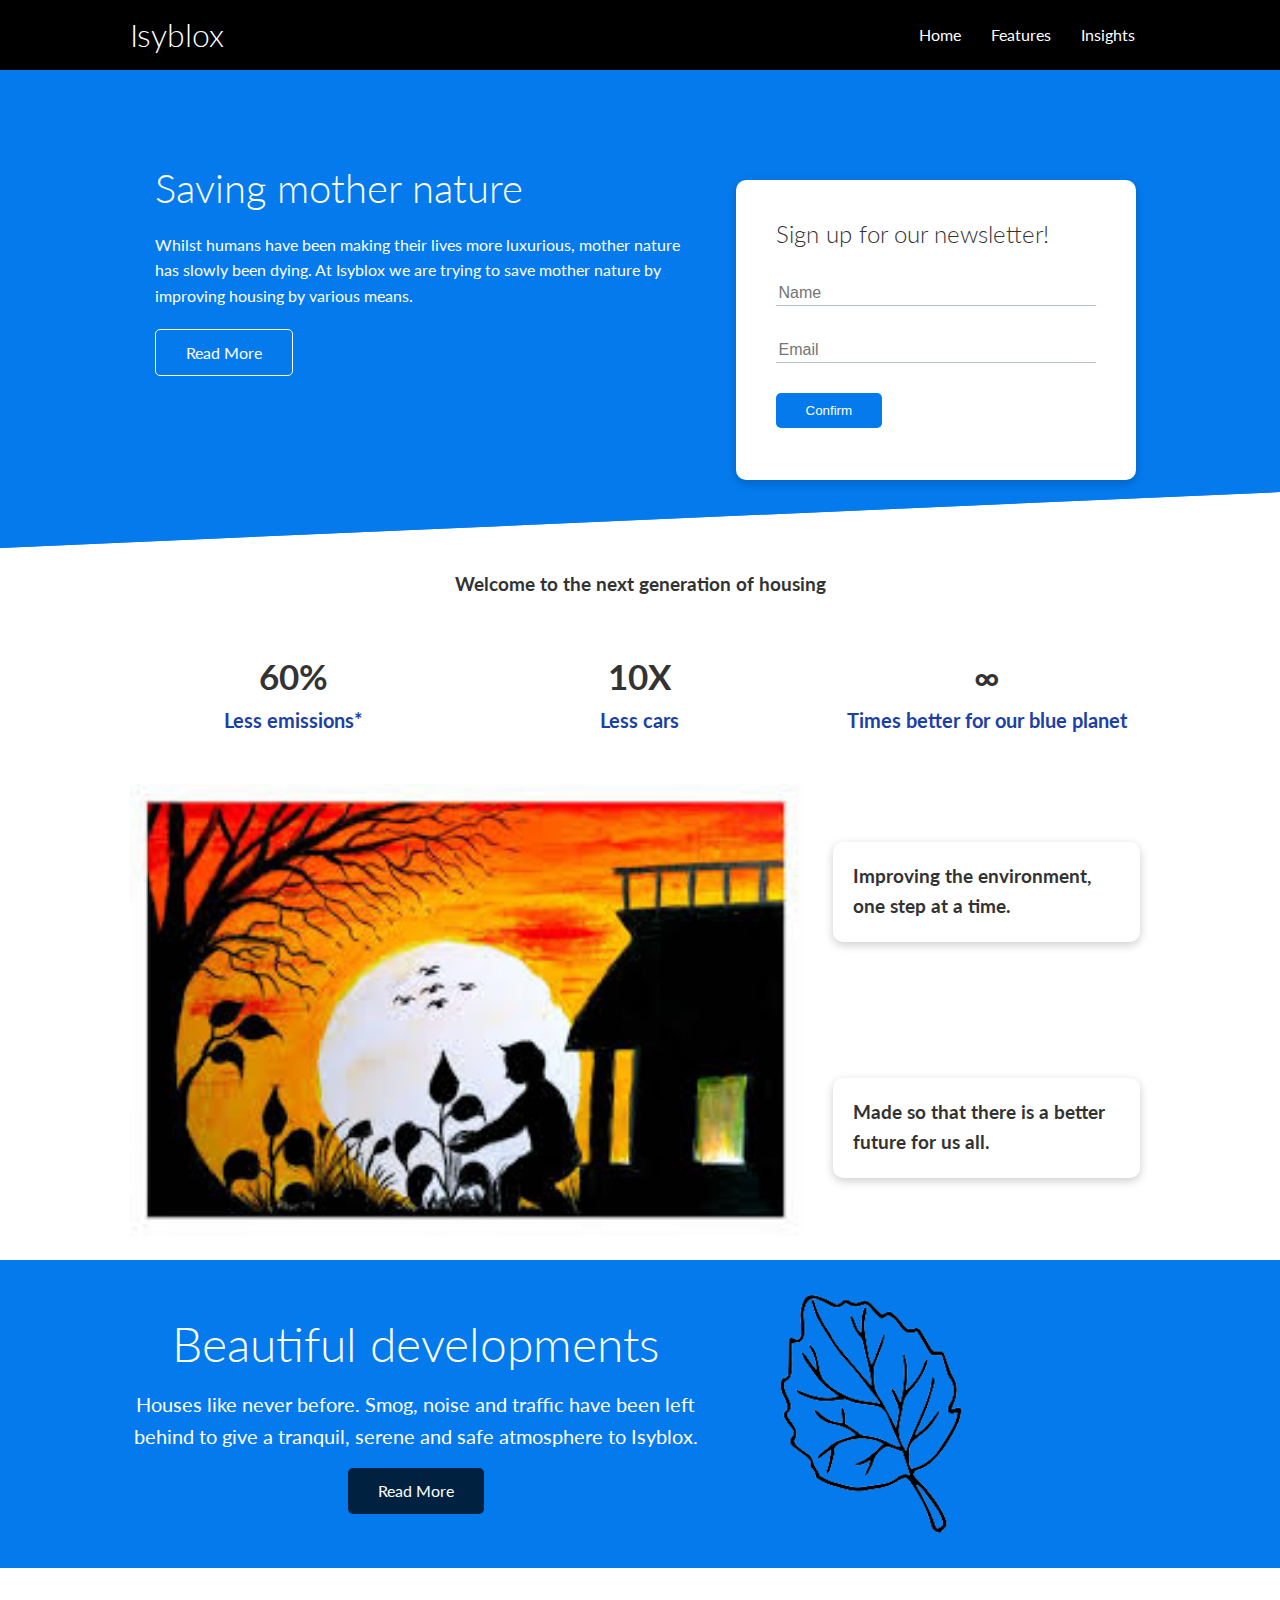
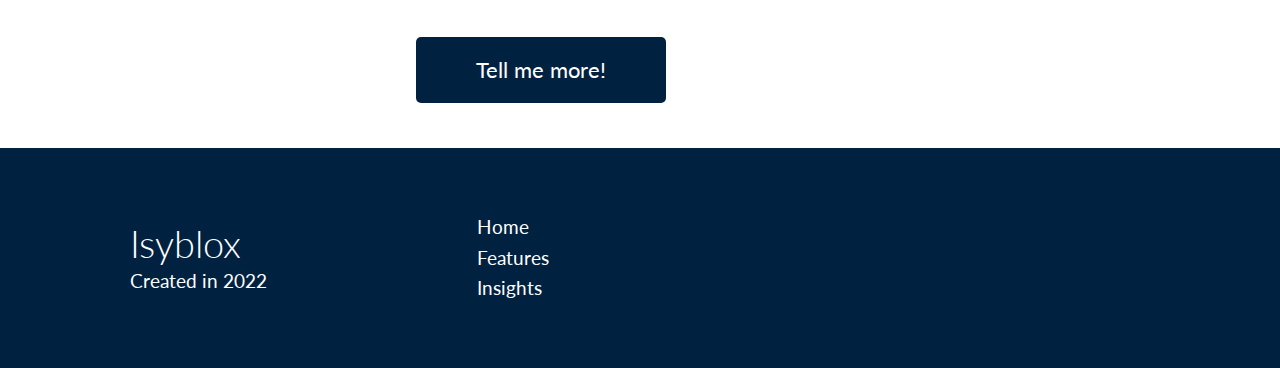
<file: index.html>
<!DOCTYPE html>
<html lang="en">
<head>
    <meta charset="UTF-8">
    <meta name="viewport" content="width=device-width, initial-scale=1.0">
    <link rel="stylesheet" href="https://cdnjs.cloudflare.com/ajax/libs/font-awesome/5.15.1/css/all.min.css" integrity="sha512-+4zCK9k+qNFUR5X+cKL9EIR+ZOhtIloNl9GIKS57V1MyNsYpYcUrUeQc9vNfzsWfV28IaLL3i96P9sdNyeRssA==" crossorigin="anonymous" />
    <link rel="stylesheet" href="css/utilities.css">
    <link rel="stylesheet" href="css/style.css">
    <title>Isyblox | Everyone can help the environment</title>
    <script async src="https://pagead2.googlesyndication.com/pagead/js/adsbygoogle.js?client=ca-pub-3365155366780180"
     crossorigin="anonymous"></script>
</head>
<body>
    <!-- Navbar -->
    <div class="navbar">
        <div class="container flex">
            <h1 class="logo">Isyblox</h1>
            <nav>
                <ul>
                    <li><a href="index.html">Home</a></li>
                    <li><a href="features.html">Features</a></li>
                    <li><a href="docs.html">Insights</a></li>
                </ul>
            </nav>
        </div>
    </div>
    
    <!-- Showcase -->
    <section class="showcase">
        <div class="container grid">
            <div class="showcase-text">
                <h1>Saving mother nature</h1>
                <p>Whilst humans have been making their lives more luxurious, mother nature has slowly been dying. At Isyblox we are trying to save mother nature by improving housing by various means.</p>
                <a href="features.html" class="btn btn-outline">Read More</a>
            </div>

            <div class="showcase-form card">
                <h2>Sign up for our newsletter!</h2>
                <div>
                    <form action="connect.php" method="post" id="mc-embedded-subscribe-form" name="mc-embedded-subscribe-form" class="validate" target="_blank" novalidate>
                        <div class="form-control">
                            <input type="text" name="name" placeholder="Name" required id="mce-FNAME">
                        </div>
                        <div class="form-control">
                            <input type="email" name="email" placeholder="Email" required id="mce-EMAIL">
                        </div>
                        <input type="submit" value="Confirm" class="btn btn-primary button"  id="mc-embedded-subscribe">
                    </form>
                </div>
            </div>
        </div>
    </section>

    <!-- Stats -->
    <section class="stats">
        <div class="container">
            <h3 class="stats-heading text-center my-1">
                Welcome to the next generation of housing
            </h3>

            <div class="grid grid-3 text-center my-4">
                <div>
                    <h3>60%</h3>
                    <p class="text-secondary">Less emissions*</p>
                </div>
                <div>
                    <h3>10X</h3>
                    <p class="text-secondary">Less cars</p>
                </div>
                <div>
                    <h3>∞</h3>
                    <p class="text-secondary"> Times better for our blue planet</p>
                </div>
            </div>
        </div>
    </section>

    <!-- Cli -->
    <section class="cli">
        <div class="container grid">
            <img src="images/Houses.jfif" alt="" id="small">
            <div class="card">
                <h3>Improving the environment, one step at a time.</h3>
            </div>
            <div class="card">
                <h3>Made so that there is a better future for us all.</h3>
            </div>
        </div>
    </section>

    <!-- Cloud -->
    <section class="cloud bg-primary my-2 py-2">
        <div class="container grid">
            <div class="text-center">
                <h2 class="lg">Beautiful developments</h2>
                <p class="lead my-1">Houses like never before. Smog, noise and traffic have been left behind to give a tranquil, serene and safe atmosphere to Isyblox.</p>
                <a href="features.html" class="btn btn-dark">Read More</a>
            </div>
            <img src="images/Leaf.png" alt="" id = "r"class="small">
        </div>
    </section>

    <!--Custom -->
    <a href="docs.html" class="btn btn-dark long-button">Tell me more!</a>
    <!-- Footer -->
    <footer class="footer bg-dark py-5">
        <div class="container grid grid-3">
            <div>
                <h1>Isyblox
                </h1>
                <p>Created in 2022</p>
            </div>
            <nav>
                <ul>
                    <li><a href="index.html">Home</a></li>
                    <li><a href="features.html">Features</a></li>
                    <li><a href="docs.html">Insights</a></li>
                </ul>
            </nav>
            <div class="social">
                <a href="https://www.facebook.com/profile.php?id=100083217488739"><i class="fab fa-facebook fa-2x"></i></a>
                <a href="https://www.youtube.com/channel/UCTm2kUUfxSbEe9ad0skfYzg"><i class="fab fa-youtube fa-2x"></i></a>
                <a href="https://twitter.com/ISYblox"><i class="fab fa-twitter fa-2x"></i></a>
            </div>
        </div>
    </footer>
    <script src="Javascript/Main.js"></script>
</body>
</html>
</file>
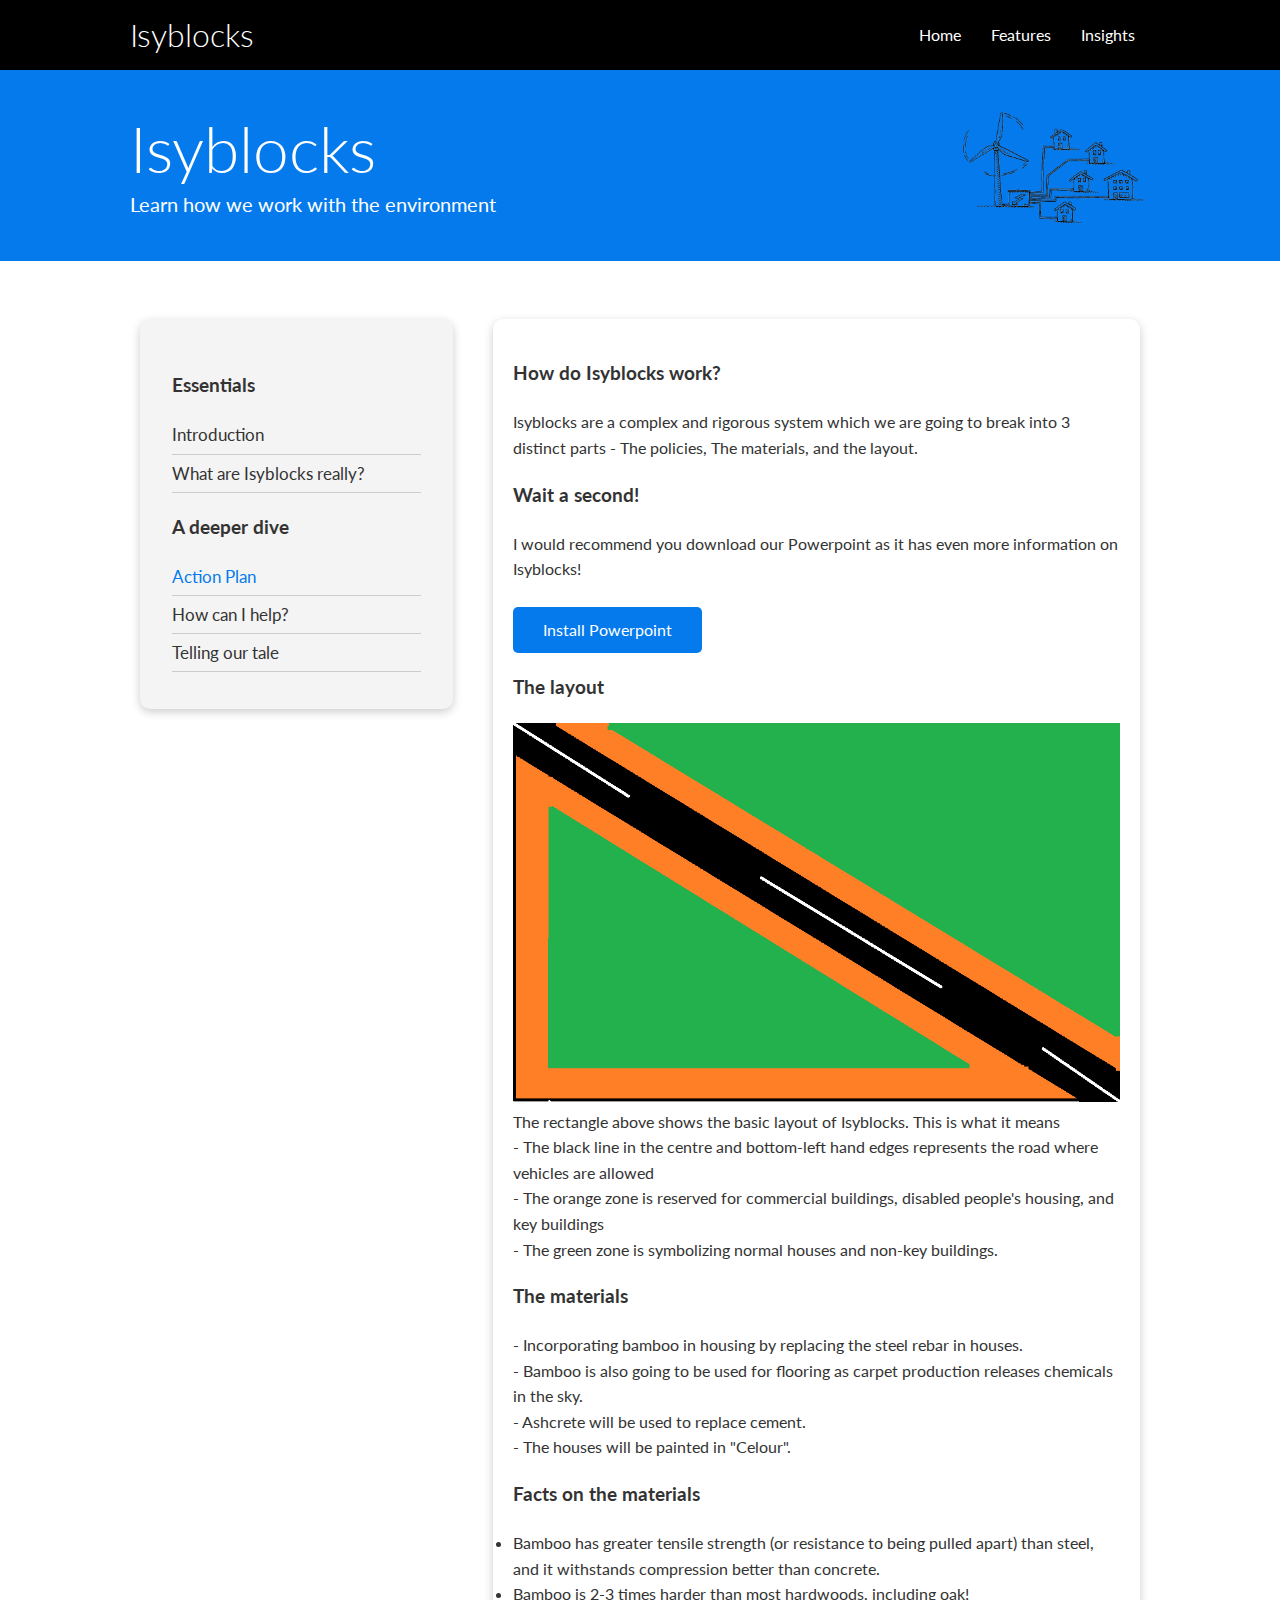
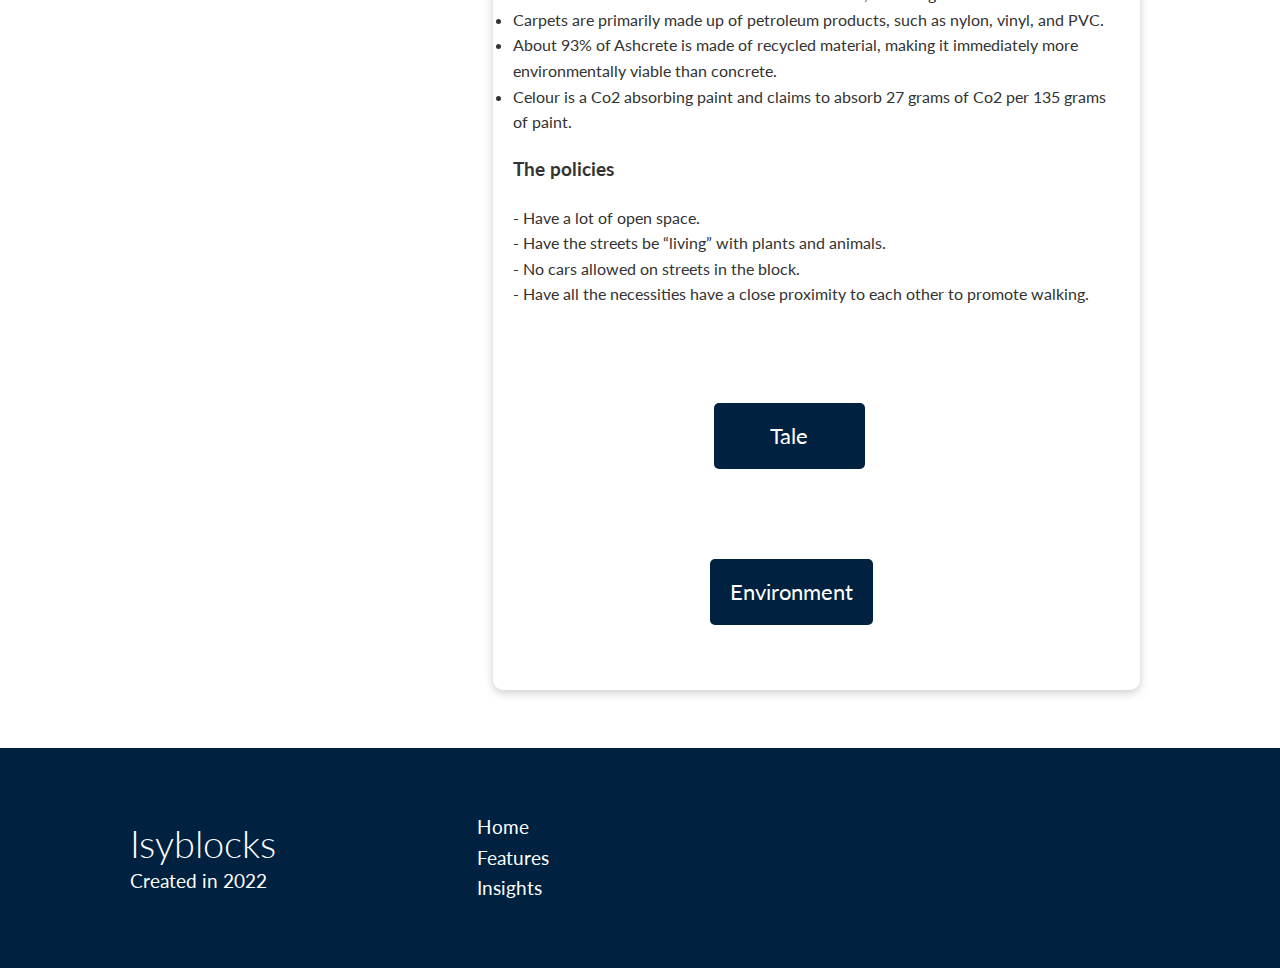
<file: ActionPlan.html>
<!DOCTYPE html>
<html lang="en">
<head>
    <meta charset="UTF-8">
    <meta name="viewport" content="width=device-width, initial-scale=1.0">
    <link rel="stylesheet" href="https://cdnjs.cloudflare.com/ajax/libs/font-awesome/5.15.1/css/all.min.css" integrity="sha512-+4zCK9k+qNFUR5X+cKL9EIR+ZOhtIloNl9GIKS57V1MyNsYpYcUrUeQc9vNfzsWfV28IaLL3i96P9sdNyeRssA==" crossorigin="anonymous" />
    <link rel="stylesheet" href="css/utilities.css">
    <link rel="stylesheet" href="css/style.css">
    <title>Isyblocks | Everyone can help the environment</title>
</head>
<body>
    <!-- Navbar -->
    <div class="navbar">
        <div class="container flex">
            <h1 class="logo">Isyblocks</h1>
            <nav>
                <ul>
                    <li><a href="index.html">Home</a></li>
                    <li><a href="features.html">Features</a></li>
                    <li><a href="docs.html">Insights</a></li>
                </ul>
            </nav>
        </div>
    </div>

    <!-- Head -->
    <section class="docs-head bg-primary py-3">
        <div class="container grid">
            <div>
                <h1 class="xl">Isyblocks</h1>
                <p class="lead">
                    Learn how we work with the environment
                </p>
            </div>
            <img src="images/Building.png" alt="">
        </div>
    </section>

    <!-- Docs main -->
    <section class="docs-main my-4">
        <div class="container grid">
            <div class="card bg-light p-3">
                <h3 class="my-2">Essentials</h3>
                <nav>
                    <ul>
                        <li><a href="docs.html">Introduction</a></li>
                        <li><a href="Questions.html">What are Isyblocks really?</a></li>
                    </ul>
                </nav>

                <h3 class="my-2">A deeper dive</h3>
                <nav>
                    <ul>
                            <li><a class="text-primary" href="ActionPlan.html">Action Plan</a></li>
							<li><a href="Help.html">How can I help?</a></li>
							<li><a href="Tale.html">Telling our tale</a></li>
                    </ul>
                </nav>
            </div>
            <div class="card">
                <h3>How do Isyblocks work?</h3>
                <p1>Isyblocks are a complex and rigorous system which we are going to break into 3 distinct parts - The policies, The materials, and the layout.</p1>
                <h3>Wait a second!</h3>
                <p1>I would recommend you download our Powerpoint as it has even more information on Isyblocks!  </p1>
                </br></br><a href="Other/isyBlocks.pptx" class="btn btn-primary">Install Powerpoint</a>

                <h3>The layout</h3>
                <img src="images/Layout.png" alt="well">

                <p1>The rectangle above shows the basic layout of Isyblocks. This is what it means <ul>
                    <li>- The black line in the centre and bottom-left hand edges represents the road where vehicles are allowed</li>
                    <li>- The orange zone is reserved for commercial buildings, disabled people's housing, and key buildings</li>
                    <li>- The green zone is symbolizing normal houses and non-key buildings.</li>
                </ul></p1>

                <h3>The materials</h3>
                <p1><ul>
                    <li>- Incorporating bamboo in housing by replacing the steel rebar in houses. </li>
                    <li>- Bamboo is also going to be used for flooring as carpet production releases chemicals in the sky.</li>
                    <li>- Ashcrete will be used to replace cement.</li>
                    <li>- The houses will be painted in "Celour".</li>
                </ul></p1>
                <h3>Facts on the materials</h3>
                <p1>
                    <li>Bamboo has greater tensile strength (or resistance to being pulled apart) than steel, and it withstands compression better than concrete.</li>
                    <li>Bamboo is 2-3 times harder than most hardwoods, including oak!</li>
                    <li>Carpets are primarily made up of petroleum products, such as nylon, vinyl, and PVC.</li>
                    <li>About 93% of Ashcrete is made of recycled material, making it immediately more environmentally viable than concrete.</li>
                    <li>Celour is a Co2 absorbing paint and claims to absorb 27 grams of Co2 per 135 grams of paint.</li>
                </p1>
                <h3>The policies</h3>
                <p1><ul>
                    <li>- Have a lot of open space.</li>
                    <li>- Have the streets be “living” with plants and animals.</li>
                    <li>- No cars allowed on streets in the block.</li>
                    <li>- Have all the necessities have a close proximity to each other to promote walking.</li>
                </ul></p1>
            </br></br><a href="Tale.html" class="btn btn-dark short-button">Tale</a>
                <a href="Help.html" class="btn btn-dark long-button">Environment</a>
            </div>
        </div>
    </section>
    
    <!-- Footer -->
    <footer class="footer bg-dark py-5">
        <div class="container grid grid-3">
            <div>
                <h1>Isyblocks
                </h1>
                <p>Created in 2022</p>
            </div>
            <nav>
                <ul>
                    <li><a href="index.html">Home</a></li>
                    <li><a href="features.html">Features</a></li>
                    <li><a href="docs.html">Insights</a></li>
                </ul>
            </nav>
            <div class="social">
                <a href="https://www.facebook.com/profile.php?id=100083217488739"><i class="fab fa-facebook fa-2x"></i></a>
                <a href="https://www.youtube.com/channel/UCTm2kUUfxSbEe9ad0skfYzg"><i class="fab fa-youtube fa-2x"></i></a>
                <a href="https://twitter.com/ISYblox"><i class="fab fa-twitter fa-2x"></i></a>
            </div>
        </div>
    </footer>
</body>
</html>
</file>
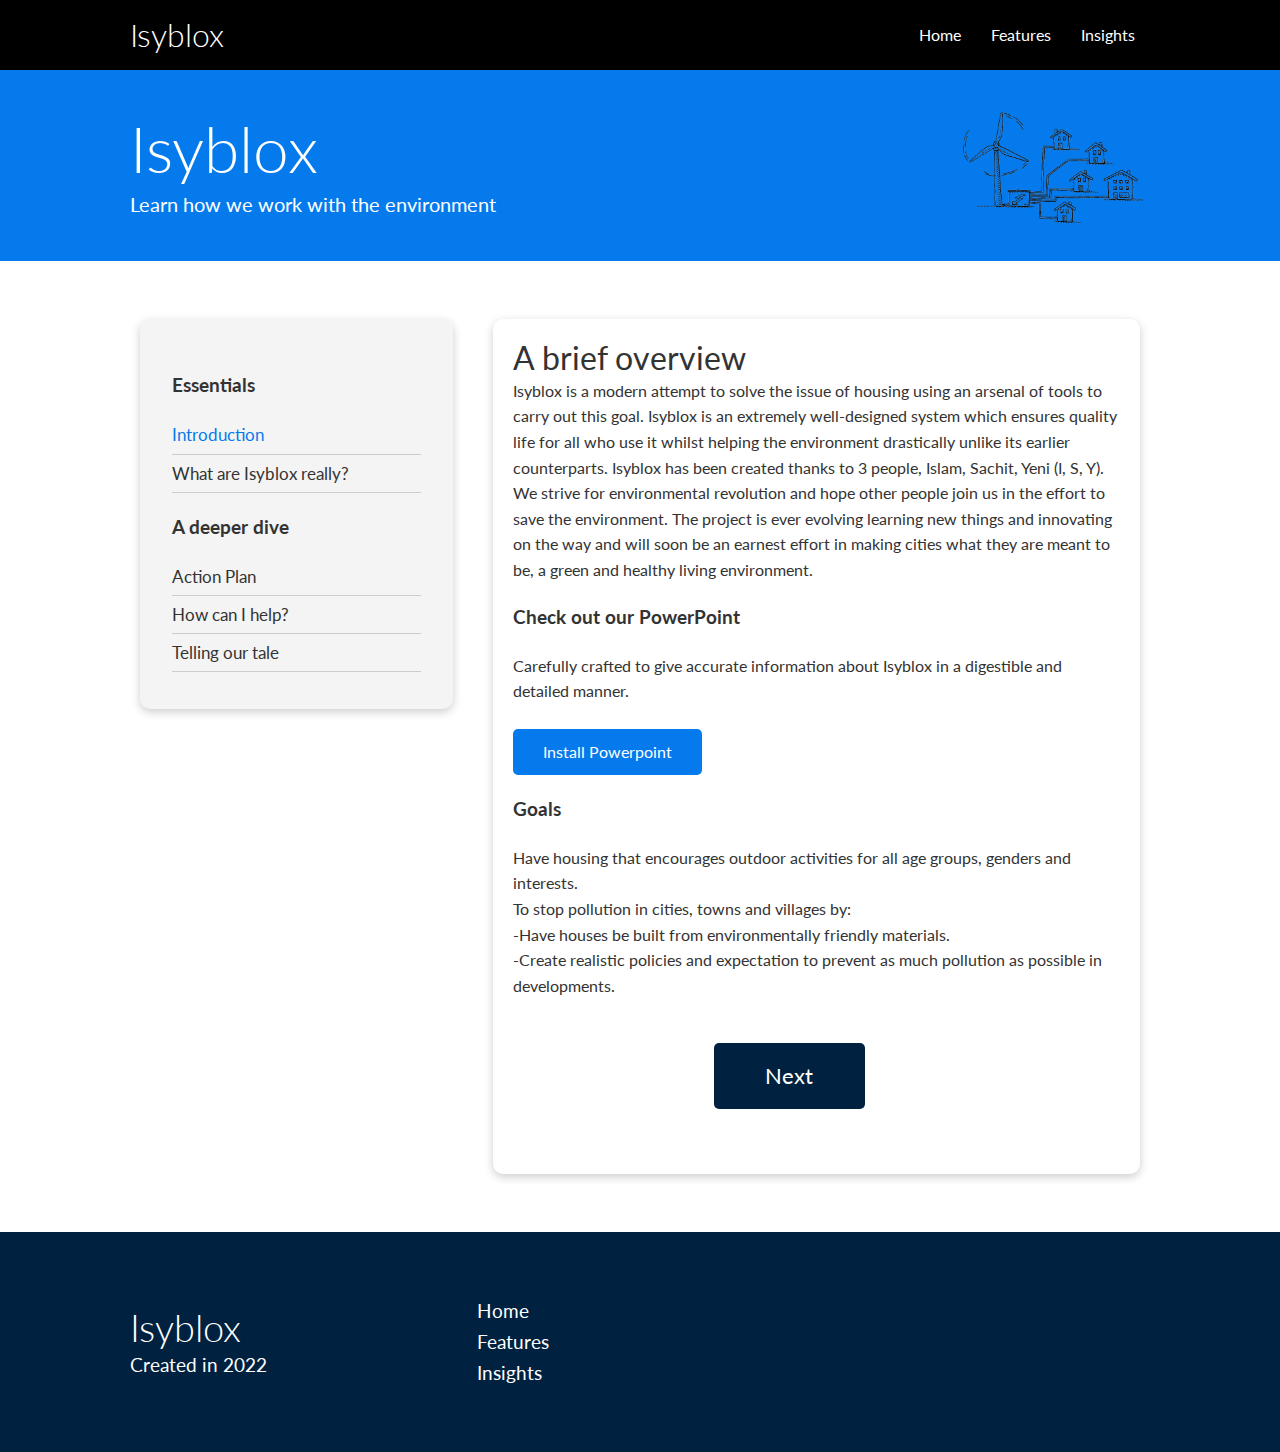
<file: docs.html>
<!DOCTYPE html>
<html lang="en">
<head>
    <meta charset="UTF-8">
    <meta name="viewport" content="width=device-width, initial-scale=1.0">
    <link rel="stylesheet" href="https://cdnjs.cloudflare.com/ajax/libs/font-awesome/5.15.1/css/all.min.css" integrity="sha512-+4zCK9k+qNFUR5X+cKL9EIR+ZOhtIloNl9GIKS57V1MyNsYpYcUrUeQc9vNfzsWfV28IaLL3i96P9sdNyeRssA==" crossorigin="anonymous" />
    <link rel="stylesheet" href="css/utilities.css">
    <link rel="stylesheet" href="css/style.css">
    <title>Isyblox | Everyone can help the environment</title>
    <script async src="https://pagead2.googlesyndication.com/pagead/js/adsbygoogle.js?client=ca-pub-3365155366780180"
     crossorigin="anonymous"></script>
</head>
<body>
    <!-- Navbar -->
    <div class="navbar">
        <div class="container flex">
            <h1 class="logo">Isyblox</h1>
            <nav>
                <ul>
                    <li><a href="index.html">Home</a></li>
                    <li><a href="features.html">Features</a></li>
                    <li><a href="docs.html">Insights</a></li>
                </ul>
            </nav>
        </div>
    </div>

    <!-- Head -->
    <section class="docs-head bg-primary py-3">
        <div class="container grid">
            <div>
                <h1 class="xl">Isyblox</h1>
                <p class="lead">
                    Learn how we work with the environment
                </p>
            </div>
            <img src="images/Building.png" alt="">
        </div>
    </section>

    <!-- Docs main -->
    <section class="docs-main my-4">
        <div class="container grid">
            <div class="card bg-light p-3">
                <h3 class="my-2">Essentials</h3>
                <nav>
                    <ul>
                        <li><a class="text-primary" href="docs.html">Introduction</a></li>
                        <li><a href="Questions.html">What are Isyblox really?</a></li>
                    </ul>
                </nav>

                <h3 class="my-2">A deeper dive</h3>
                <nav>
                    <ul>
                        <li><a href="ActionPlan.html">Action Plan</a></li>
							<li><a href="Help.html">How can I help?</a></li>
							<li><a href="Tale.html">Telling our tale</a></li>
                    </ul>
                </nav>
            </div>
            <div class="card">
                <h1><b>A brief overview</b></h1>
                <p1>Isyblox is a modern attempt to solve the issue of housing using an arsenal of tools to carry out this goal. Isyblox is an extremely well-designed system which ensures quality life for all who use it whilst helping the environment drastically unlike its earlier counterparts. Isyblox has been created thanks to 3 people, Islam, Sachit, Yeni (I, S, Y). We strive for environmental revolution and hope other people join us in the effort to save the environment. The project is ever evolving learning new things and innovating on the way and will soon be an earnest effort in making cities what they are meant to be, a green and healthy living environment. </p1>

                <h3>Check out our PowerPoint</h3>
                <p1>Carefully crafted to give accurate information about Isyblox in a digestible and detailed manner. </p1>
                <br><br>
                <a href="Other/isyBlocks.pptx" class="btn btn-primary">Install Powerpoint</a>

                <h3>Goals</h3>
                <ul>
                    <li>Have housing that encourages outdoor activities for all age groups, genders and interests. </li>
                    <li>To stop pollution in cities, towns and villages by:</li>
                    <li><ul>
                        <li> -Have houses be built from environmentally friendly materials.</li>
                        <li> -Create realistic policies and expectation to prevent as much pollution as possible in developments. </li>
                    </ul></li>
                </ul>
                <a href="Questions.html" class="btn btn-dark short-button">Next</a>

            </div>
        </div>
    </section>
    
    <!-- Footer -->
    <footer class="footer bg-dark py-5">
        <div class="container grid grid-3">
            <div>
                <h1>Isyblox
                </h1>
                <p>Created in 2022</p>
            </div>
            <nav>
                <ul>
                    <li><a href="index.html">Home</a></li>
                    <li><a href="features.html">Features</a></li>
                    <li><a href="docs.html">Insights</a></li>
                </ul>
            </nav>
            <div class="social">
                <a href="https://www.facebook.com/profile.php?id=100083217488739"><i class="fab fa-facebook fa-2x"></i></a>
                <a href="https://www.youtube.com/channel/UCTm2kUUfxSbEe9ad0skfYzg"><i class="fab fa-youtube fa-2x"></i></a>
                <a href="https://twitter.com/ISYblox"><i class="fab fa-twitter fa-2x"></i></a>
            </div>
        </div>
    </footer>
    <script src="Javascript/Main.js"></script>
</body>
</html>
</file>
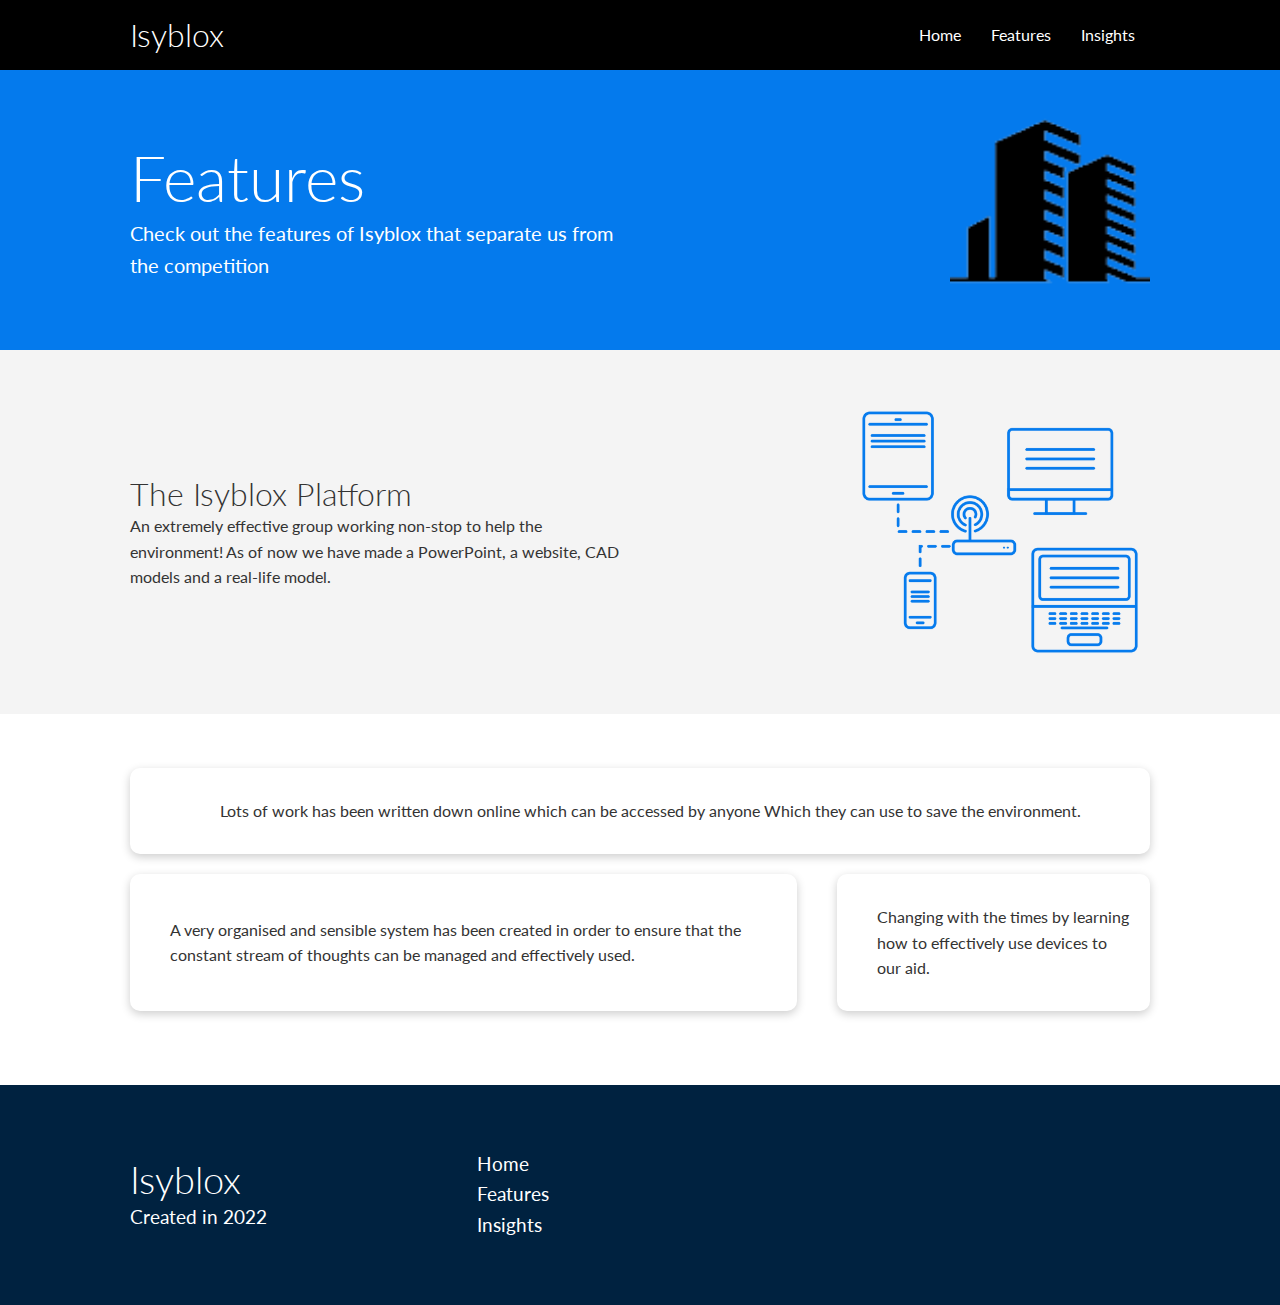
<file: features.html>
<!DOCTYPE html>
<html lang="en">
<head>
    <meta charset="UTF-8">
    <meta name="viewport" content="width=device-width, initial-scale=1.0">
    <link rel="stylesheet" href="https://cdnjs.cloudflare.com/ajax/libs/font-awesome/5.15.1/css/all.min.css" integrity="sha512-+4zCK9k+qNFUR5X+cKL9EIR+ZOhtIloNl9GIKS57V1MyNsYpYcUrUeQc9vNfzsWfV28IaLL3i96P9sdNyeRssA==" crossorigin="anonymous" />
    <link rel="stylesheet" href="css/utilities.css">
    <link rel="stylesheet" href="css/style.css">
    <title>Isyblox | Everyone can help the environment</title>
    <script async src="https://pagead2.googlesyndication.com/pagead/js/adsbygoogle.js?client=ca-pub-3365155366780180"
     crossorigin="anonymous"></script>
</head>
<body>
    <!-- Navbar -->
    <div class="navbar">
        <div class="container flex">
            <h1 class="logo">Isyblox</h1>
            <nav>
                <ul>
                    <li><a href="index.html">Home</a></li>
                    <li><a href="features.html">Features</a></li>
                    <li><a href="docs.html">Insights</a></li>
                </ul>
            </nav>
        </div>
    </div>

    <!-- Head -->
    <section class="features-head bg-primary py-3">
        <div class="container grid">
            <div>
                <h1 class="xl">Features</h1>
                <p class="lead">
                    Check out the features of Isyblox that separate us from the
						competition
                </p>
            </div>
            <img src="images/Building2.png" alt="">
        </div>
    </section>

    <!-- Sub head -->
    <section class="features-sub-head bg-light py-3">
        <div class="container grid">
            <div>
                <h1 class="md">The Isyblox Platform</h1>
                <p>
                    An extremely effective group working non-stop to help the environment! As of now we have made a PowerPoint, a website, CAD models and a real-life model.
                </p>
            </div>
            <img src="images/server2.png" alt="">
        </div>
    </section>

    <section class="features-main my-2">
        <div class="container grid grid-3">
            <div class="card flex">
                <i class="fas fa-server fa-3x"></i>
                <p>Lots of work has been written down online which can be accessed by anyone Which they can use to save the environment.</p>
            </div>
            <div class="card flex">
                <i class="fas fa-network-wired fa-3x"></i>
                <p>
                    A very organised and sensible system has been created in order to ensure that the constant stream of thoughts can be managed and effectively used.
                </p>
            </div>
            <div class="card flex">
                <i class="fas fa-laptop-code fa-3x"></i>
                <p>
                    Changing with the times by learning how to effectively use devices to our aid.
                </p>
            </div>
           
           
            <script async src="https://pagead2.googlesyndication.com/pagead/js/adsbygoogle.js?client=ca-pub-3365155366780180"
            crossorigin="anonymous"></script>
            <ins class="adsbygoogle"
            style="display:block"
            data-ad-format="fluid"
            data-ad-layout-key="-gw-3+1f-3d+2z"
            data-ad-client="ca-pub-3365155366780180"
            data-ad-slot="8983834658"></ins>
            <script>
            (adsbygoogle = window.adsbygoogle || []).push({});
</script>
        </div>
    </section>

    <!-- Footer -->
    <footer class="footer bg-dark py-5">
        <div class="container grid grid-3">
            <div>
                <h1>Isyblox
                </h1>
                <p>Created in 2022</p>
            </div>
            <nav>
                <ul>
                    <li><a href="index.html">Home</a></li>
                    <li><a href="features.html">Features</a></li>
                    <li><a href="docs.html">Insights</a></li>
                </ul>
            </nav>
            <div class="social">
                <a href="https://www.facebook.com/profile.php?id=100083217488739"><i class="fab fa-facebook fa-2x"></i></a>
                <a href="https://www.youtube.com/channel/UCTm2kUUfxSbEe9ad0skfYzg"><i class="fab fa-youtube fa-2x"></i></a>
                <a href="https://twitter.com/ISYblox"><i class="fab fa-twitter fa-2x"></i></a>
            </div>
        </div>
    </footer>
</body>
</html>
</file>
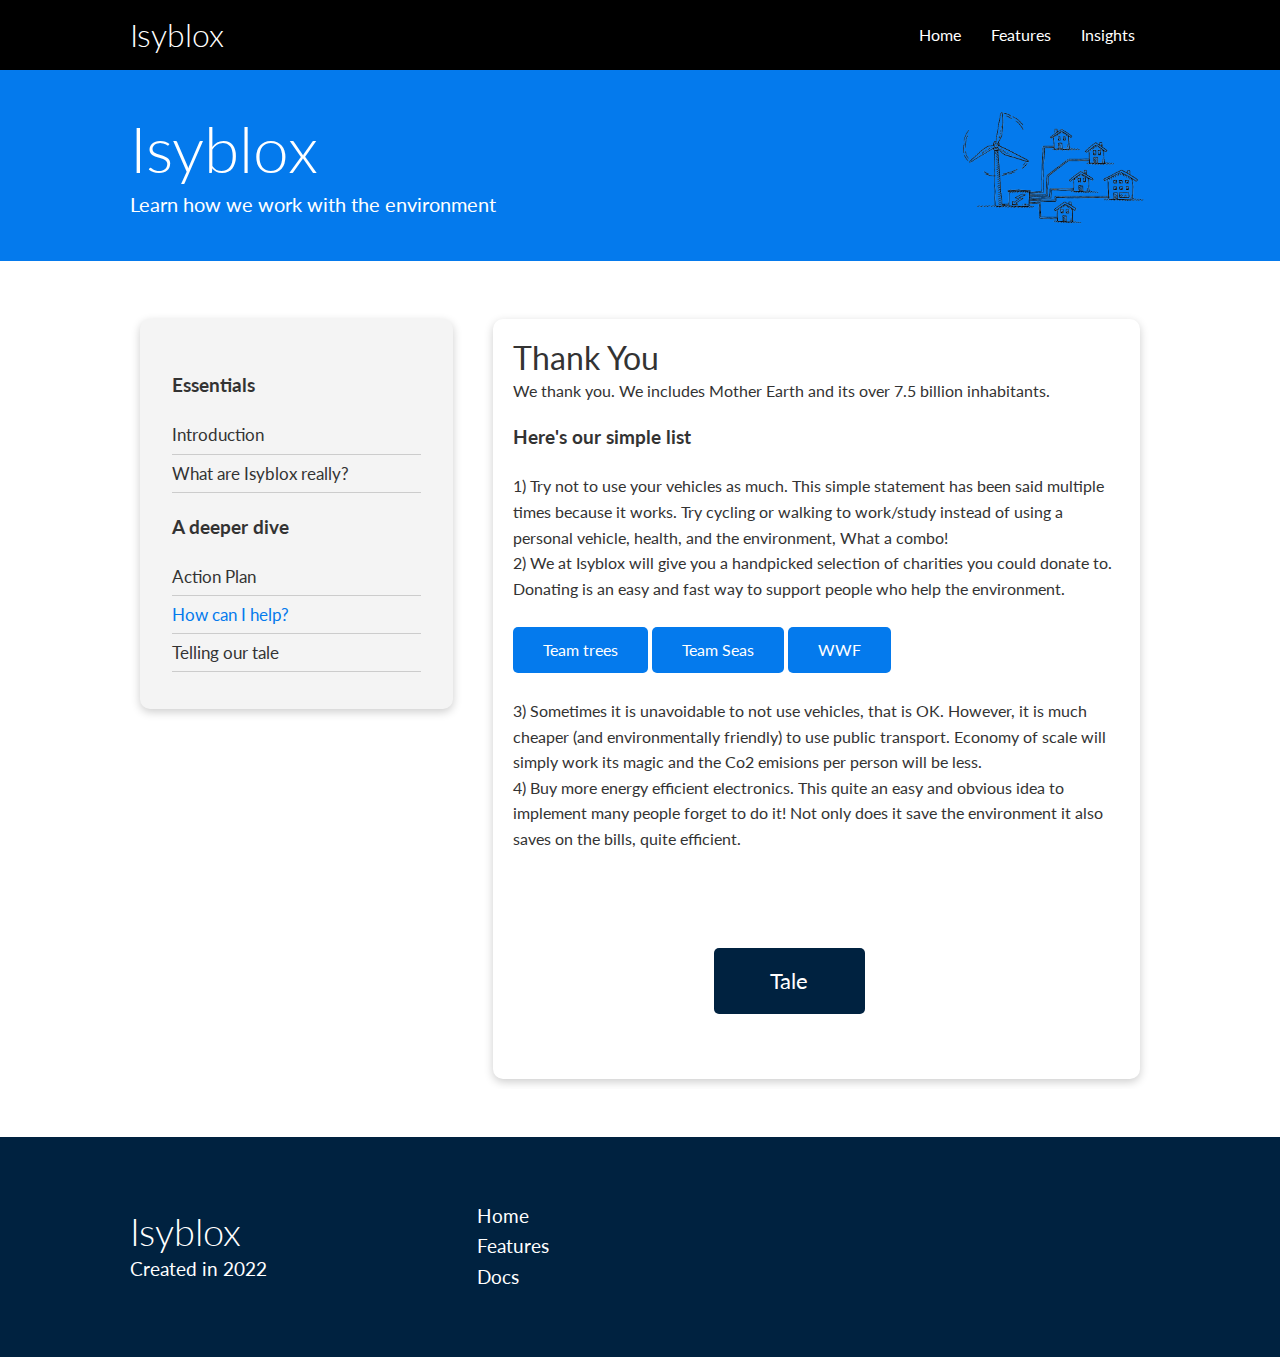
<file: Help.html>
<!DOCTYPE html>
<html lang="en">
<head>
    <meta charset="UTF-8">
    <meta name="viewport" content="width=device-width, initial-scale=1.0">
    <link rel="stylesheet" href="https://cdnjs.cloudflare.com/ajax/libs/font-awesome/5.15.1/css/all.min.css" integrity="sha512-+4zCK9k+qNFUR5X+cKL9EIR+ZOhtIloNl9GIKS57V1MyNsYpYcUrUeQc9vNfzsWfV28IaLL3i96P9sdNyeRssA==" crossorigin="anonymous" />
    <link rel="stylesheet" href="css/utilities.css">
    <link rel="stylesheet" href="css/style.css">
    <title>Isyblox | Everyone can help the environment</title>
    <script async src="https://pagead2.googlesyndication.com/pagead/js/adsbygoogle.js?client=ca-pub-3365155366780180"
     crossorigin="anonymous"></script>
</head>
<body>
    <!-- Navbar -->
    <div class="navbar">
        <div class="container flex">
            <h1 class="logo">Isyblox</h1>
            <nav>
                <ul>
                    <li><a href="index.html">Home</a></li>
                    <li><a href="features.html">Features</a></li>
                    <li><a href="docs.html">Insights</a></li>
                </ul>
            </nav>
        </div>
    </div>

    <!-- Head -->
    <section class="docs-head bg-primary py-3">
        <div class="container grid">
            <div>
                <h1 class="xl">Isyblox</h1>
                <p class="lead">
                    Learn how we work with the environment
                </p>
            </div>
            <img src="images/Building.png" alt="">
        </div>
    </section>

    <!-- Docs main -->
    <section class="docs-main my-4">
        <div class="container grid">
            <div class="card bg-light p-3">
                <h3 class="my-2">Essentials</h3>
                <nav>
                    <ul>
                        <li><a href="docs.html">Introduction</a></li>
                        <li><a href="Questions.html">What are Isyblox really?</a></li>
                    </ul>
                </nav>

                <h3 class="my-2">A deeper dive</h3>
                <nav>
                    <ul>
                        <li><a href="ActionPlan.html">Action Plan</a></li>
							<li><a class="text-primary" href="Help.html">How can I help?</a></li>
							<li><a href="Tale.html">Telling our tale</a></li>
                    </ul>
                </nav>
            </div>
            <div class="card">
                <h1><b>Thank You</b></h1>

                <p1>We thank you. We includes Mother Earth and its over 7.5 billion inhabitants. </p1>

                <h3>Here's our simple list</h3>
                <p1><ul>
                    <li>1) Try not to use your vehicles as much. This simple statement has been said multiple times because it works. Try cycling or walking to work/study instead of using a personal vehicle, health, and the environment, What a combo!</li>
                    <li>2) We at Isyblox will give you a handpicked selection of charities you could donate to. Donating is an easy and fast way to support people who help the environment.</br></br>
                    <a href="https://teamtrees.org" class="btn btn-primary">Team trees</a>
                    <a href="https://teamseas.org" class="btn btn-primary">Team Seas</a>
                    <a href="https://support.wwf.org.uk/adopt-an-animal?utm_source=Google-Generic&utm_medium=PaidSearch-Generic&pc=AVN014003&gclsrc=aw.ds&ds_rl=1262365&gclid=CjwKCAjwq5-WBhB7EiwAl-HEkq9DC8sNK3dhUPibdN3tKJl7aE5L_QWZUOiMdMchBUBeSHqGuufzkRoCwzwQAvD_BwE" class="btn btn-primary">WWF</a></li></br>
                    <li>3) Sometimes it is unavoidable to not use vehicles, that is OK. However, it is much cheaper (and environmentally friendly) to use public transport. Economy of scale will simply work its magic and the Co2 emisions per person will be less.</li>
                    <li>4) Buy more energy efficient electronics. This quite an easy and obvious idea to implement many people forget to do it! Not only does it save the environment it also saves on the bills, quite efficient.</li>
                </ul></p1>

                <br><br>

                <a href="Tale.html" class="btn btn-dark short-button">Tale</a>

            </div>
        </div>
    </section>
    
    <!-- Footer -->
    <footer class="footer bg-dark py-5">
        <div class="container grid grid-3">
            <div>
                <h1>Isyblox
                </h1>
                <p>Created in 2022</p>
            </div>
            <nav>
                <ul>
                    <li><a href="index.html">Home</a></li>
                    <li><a href="features.html">Features</a></li>
                    <li><a href="docs.html">Docs</a></li>
                </ul>
            </nav>
            <div class="social">
                <a href="https://www.facebook.com/profile.php?id=100083217488739"><i class="fab fa-facebook fa-2x"></i></a>
                <a href="https://www.youtube.com/channel/UCTm2kUUfxSbEe9ad0skfYzg"><i class="fab fa-youtube fa-2x"></i></a>
                <a href="https://twitter.com/ISYblox"><i class="fab fa-twitter fa-2x"></i></a>
            </div>
        </div>
    </footer>
</body>
</html>
</file>
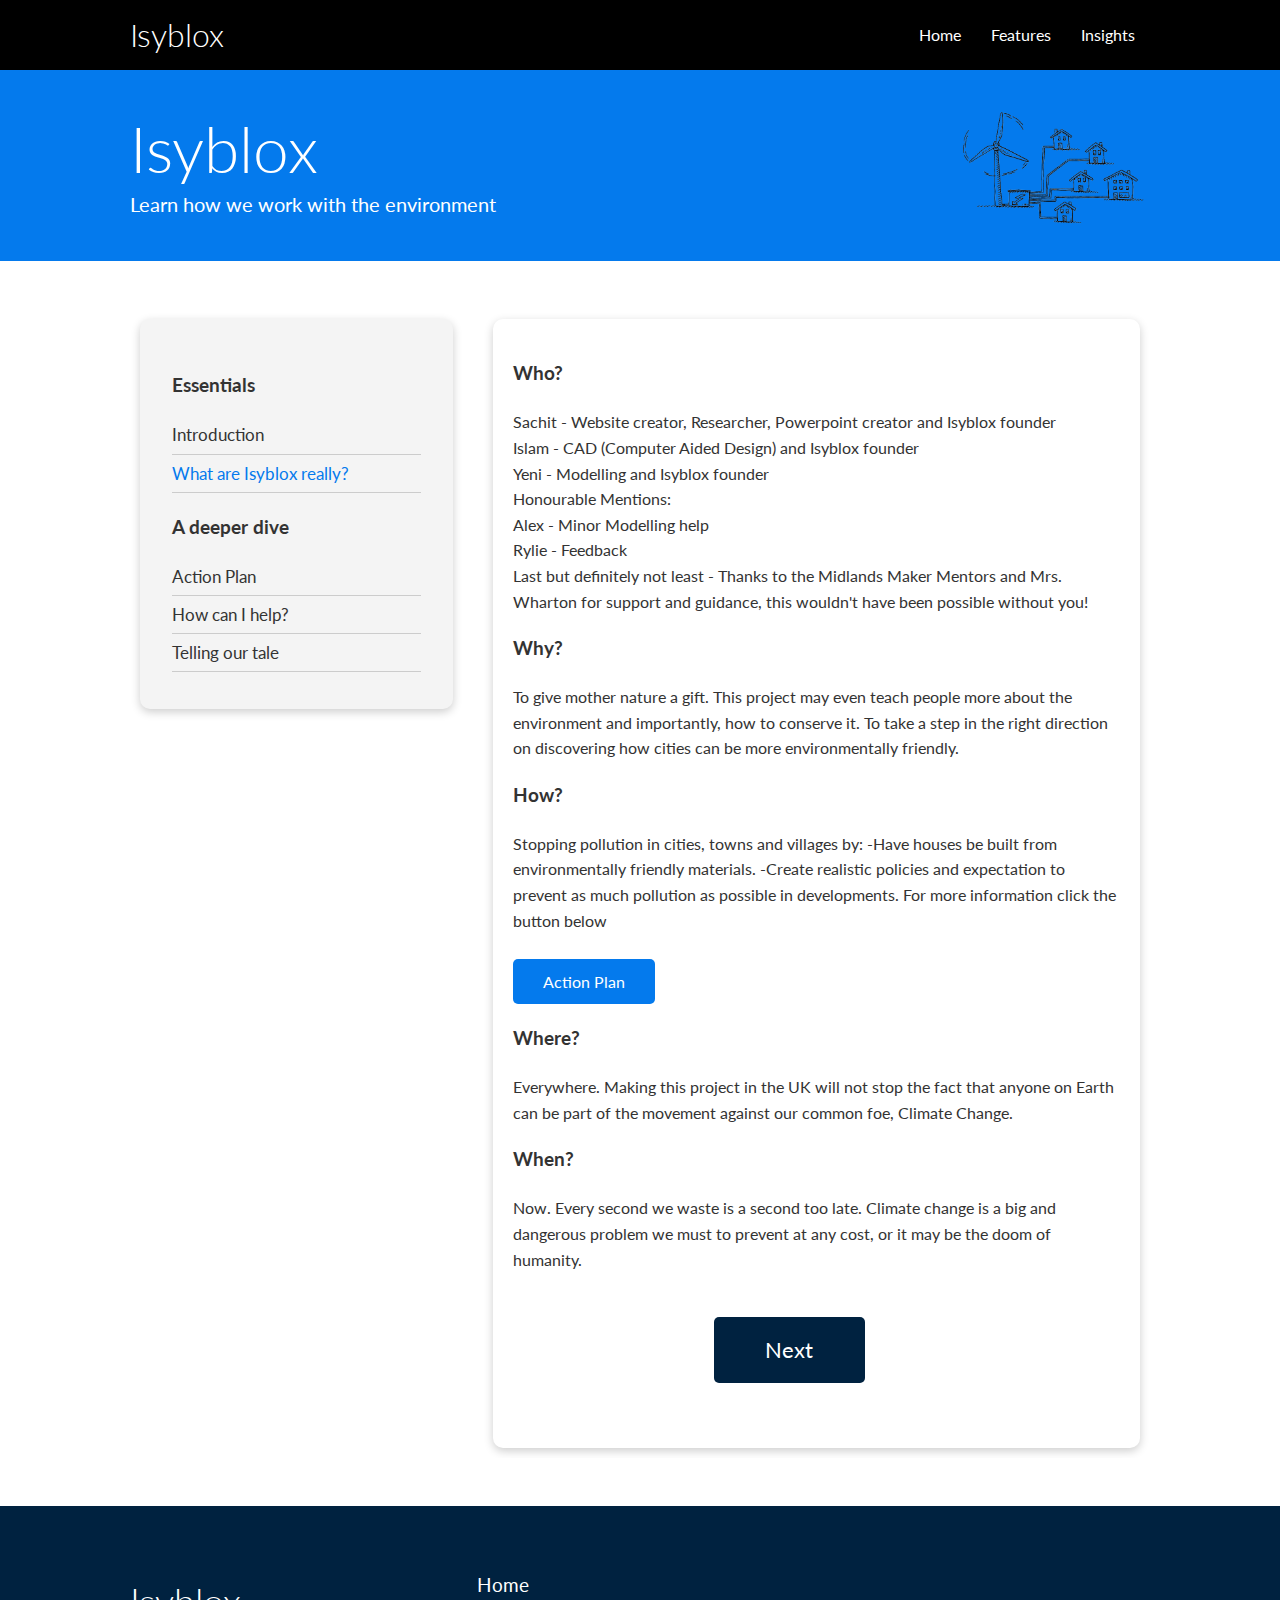
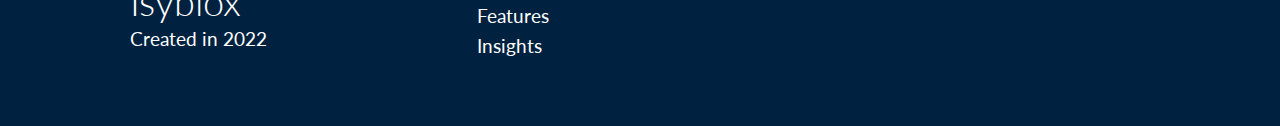
<file: Questions.html>
<!DOCTYPE html>
<html lang="en">
<head>
    <meta charset="UTF-8">
    <meta name="viewport" content="width=device-width, initial-scale=1.0">
    <link rel="stylesheet" href="https://cdnjs.cloudflare.com/ajax/libs/font-awesome/5.15.1/css/all.min.css" integrity="sha512-+4zCK9k+qNFUR5X+cKL9EIR+ZOhtIloNl9GIKS57V1MyNsYpYcUrUeQc9vNfzsWfV28IaLL3i96P9sdNyeRssA==" crossorigin="anonymous" />
    <link rel="stylesheet" href="css/utilities.css">
    <link rel="stylesheet" href="css/style.css">
    <title>Isyblox | Everyone can help the environment</title>
</head>
<body>
    <!-- Navbar -->
    <div class="navbar">
        <div class="container flex">
            <h1 class="logo">Isyblox</h1>
            <nav>
                <ul>
                    <li><a href="index.html">Home</a></li>
                    <li><a href="features.html">Features</a></li>
                    <li><a href="docs.html">Insights</a></li>
                </ul>
            </nav>
        </div>
    </div>

    <!-- Head -->
    <section class="docs-head bg-primary py-3">
        <div class="container grid">
            <div>
                <h1 class="xl">Isyblox</h1>
                <p class="lead">
                    Learn how we work with the environment
                </p>
            </div>
            <img src="images/Building.png" alt="">
        </div>
    </section>

    <!-- Docs main -->
    <section class="docs-main my-4">
        <div class="container grid">
            <div class="card bg-light p-3">
                <h3 class="my-2">Essentials</h3>
                <nav>
                    <ul>
                        <li><a href="docs.html">Introduction</a></li>
                        <li><a  class="text-primary" href="Questions.html">What are Isyblox really?</a></li>
                    </ul>
                </nav>

                <h3 class="my-2">A deeper dive</h3>
                <nav>
                    <ul>
                        <li><a href="ActionPlan.html">Action Plan</a></li>
							<li><a href="Help.html">How can I help?</a></li>
							<li><a href="Tale.html">Telling our tale</a></li>
                    </ul>
                </nav>
            </div>
                <div class="card">
                    <h3>Who?</h3>
                    <p1><ul>
                        <li>Sachit - Website creator, Researcher, Powerpoint creator and Isyblox founder</li>
                        <li>Islam - CAD (Computer Aided Design) and Isyblox founder</li>
                        <li>Yeni - Modelling and Isyblox founder</li>
                        <li>Honourable Mentions:<ul>
                            <li>Alex - Minor Modelling help</li>
                            <li>Rylie - Feedback</li>
                            <li>Last but definitely not least - Thanks to the Midlands Maker Mentors and Mrs. Wharton for support and guidance, this wouldn't have been possible without you!</li>
                        </ul></li>
                    </ul></p1>

                    <h3>Why?</h3>
                    <p1>To give mother nature a gift. This project may even teach people more about the environment and importantly,
                    how to conserve it. To take a step in the right direction on discovering how cities can be more environmentally friendly.</p1>

                    <h3>How?</h3>
                    <p1>Stopping pollution in cities, towns and villages by:
                    -Have houses be built from environmentally friendly materials.
                    -Create realistic policies and expectation to prevent as much pollution as possible in developments.
                    For more information click the button below</p1>
                    </br></br>
                    <a href="ActionPlan.html" class="btn btn-primary">Action Plan</a>
                    
                    <h3>Where?</h3>
                    <p1>Everywhere. Making this project in the UK will not stop the fact that anyone on Earth can be part of the movement against our common foe, Climate Change.</p1>

                    <h3>When?</h3>
                    <p1>Now. Every second we waste is a second too late. Climate change is a big and dangerous problem we must to prevent at any cost, or it may be the doom of humanity.</p1>

                    <br><a href="ActionPlan.html" class="btn btn-dark short-button">Next</a>  
                    
                </div>


            </div>
        </div>
    </section>
    
    <!-- Footer -->
    <footer class="footer bg-dark py-5">
        <div class="container grid grid-3">
            <div>
                <h1>Isyblox
                </h1>
                <p>Created in 2022</p>
            </div>
            <nav>
                <ul>
                    <li><a href="index.html">Home</a></li>
                    <li><a href="features.html">Features</a></li>
                    <li><a href="docs.html">Insights</a></li>
                </ul>
            </nav>
            <div class="social">
                <a href="https://www.facebook.com/profile.php?id=100083217488739"><i class="fab fa-facebook fa-2x"></i></a>
                <a href="https://www.youtube.com/channel/UCTm2kUUfxSbEe9ad0skfYzg"><i class="fab fa-youtube fa-2x"></i></a>
                <a href="https://twitter.com/ISYblox"><i class="fab fa-twitter fa-2x"></i></a>
            </div>
        </div>
    </footer>
    <script src="Javascript/Main.js"></script>
</body>
</html>
</file>
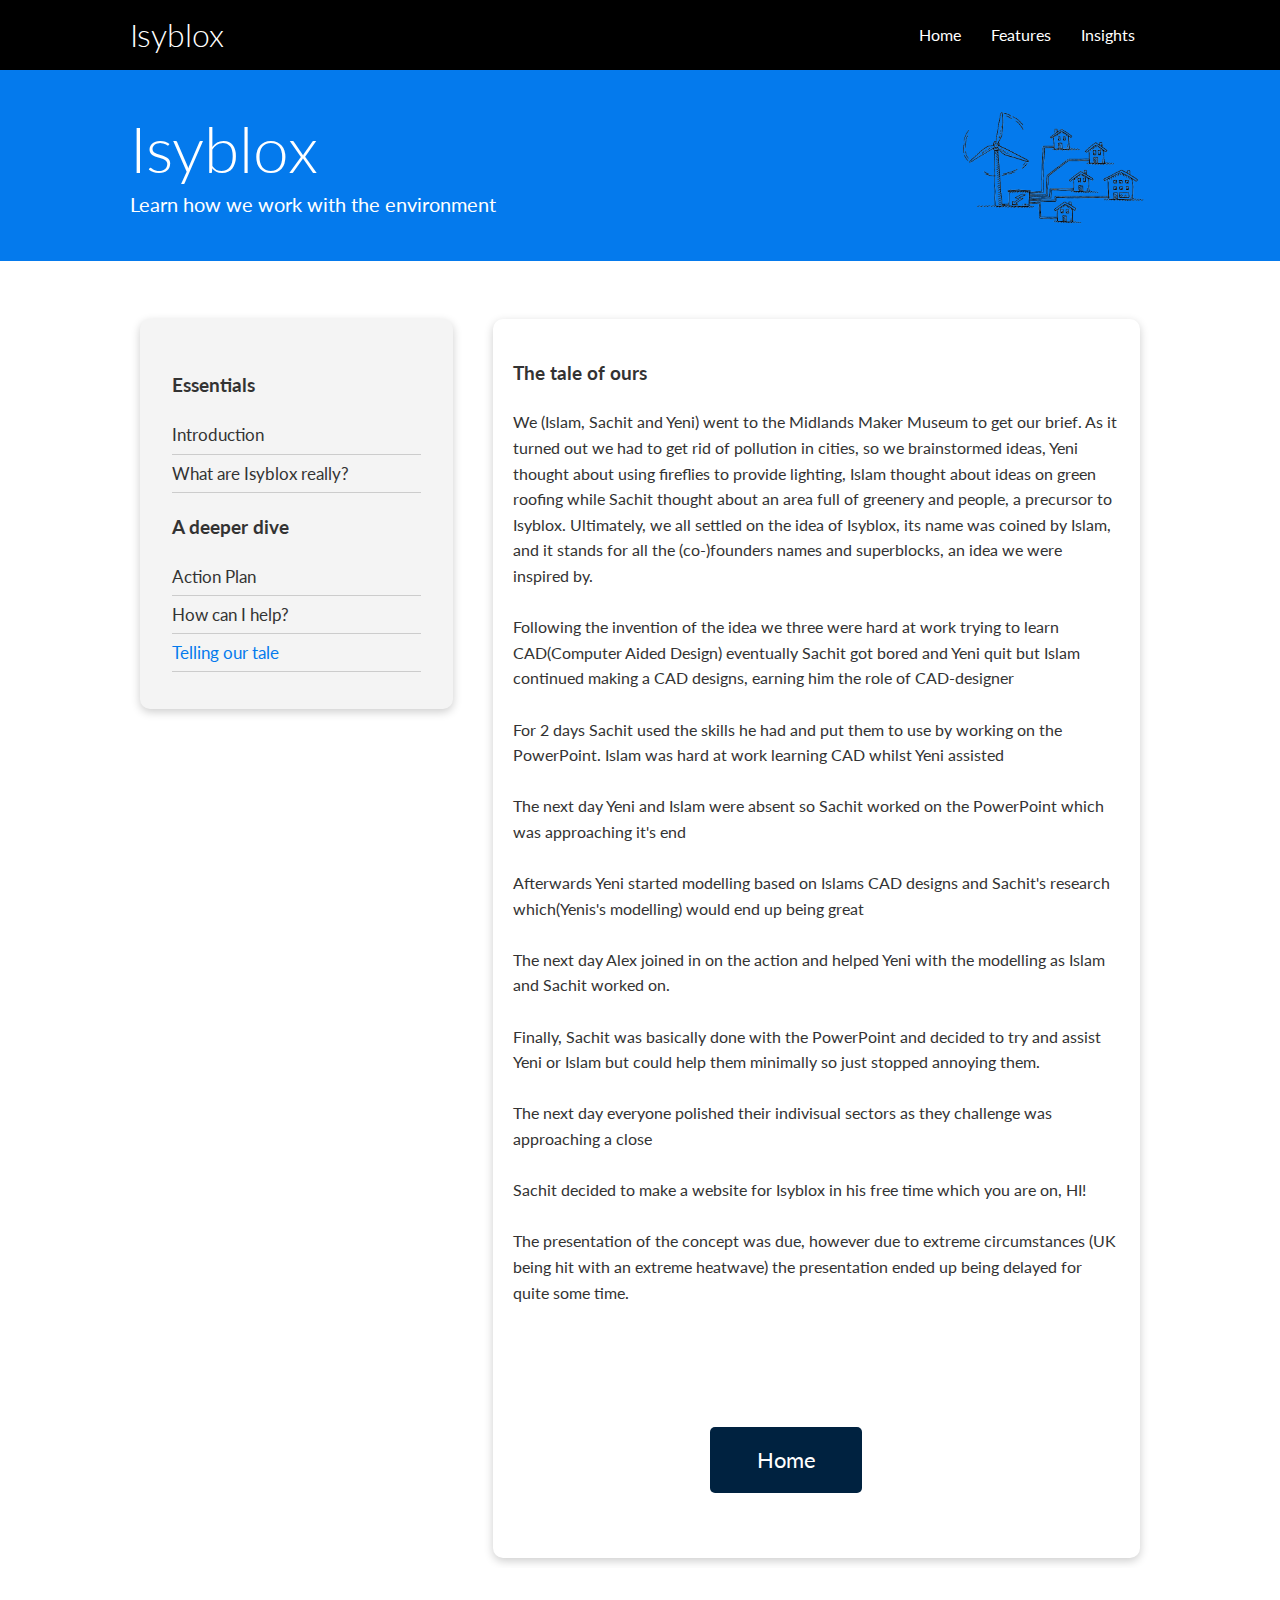
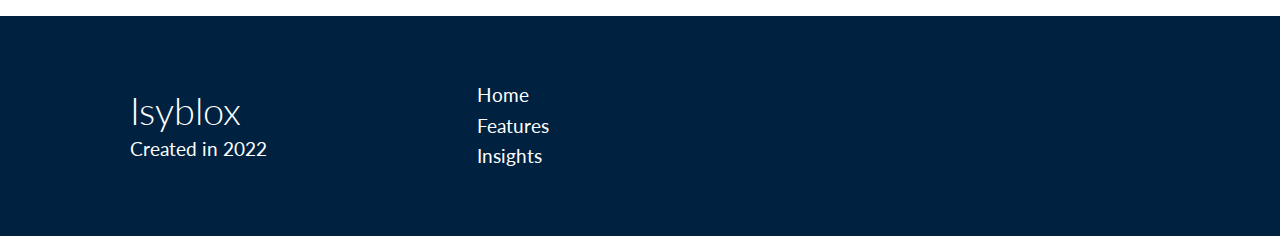
<file: Tale.html>
<!DOCTYPE html>
<html lang="en">
<head>
    <meta charset="UTF-8">
    <meta name="viewport" content="width=device-width, initial-scale=1.0">
    <link rel="stylesheet" href="https://cdnjs.cloudflare.com/ajax/libs/font-awesome/5.15.1/css/all.min.css" integrity="sha512-+4zCK9k+qNFUR5X+cKL9EIR+ZOhtIloNl9GIKS57V1MyNsYpYcUrUeQc9vNfzsWfV28IaLL3i96P9sdNyeRssA==" crossorigin="anonymous" />
    <link rel="stylesheet" href="css/utilities.css">
    <link rel="stylesheet" href="css/style.css">
    <title>Isyblox | Everyone can help the environment</title>
</head>
<body>
    <!-- Navbar -->
    <div class="navbar">
        <div class="container flex">
            <h1 class="logo">Isyblox</h1>
            <nav>
                <ul>
                    <li><a href="index.html">Home</a></li>
                    <li><a href="features.html">Features</a></li>
                    <li><a href="docs.html">Insights</a></li>
                </ul>
            </nav>
        </div>
    </div>

    <!-- Head -->
    <section class="docs-head bg-primary py-3">
        <div class="container grid">
            <div>
                <h1 class="xl">Isyblox</h1>
                <p class="lead">
                    Learn how we work with the environment
                </p>
            </div>
            <img src="images/Building.png" alt="">
        </div>
    </section>

    <!-- Docs main -->
    <section class="docs-main my-4">
        <div class="container grid">
            <div class="card bg-light p-3">
                <h3 class="my-2">Essentials</h3>
                <nav>
                    <ul>
                        <li><a href="docs.html">Introduction</a></li>
                        <li><a href="Questions.html">What are Isyblox really?</a></li>
                    </ul>
                </nav>

                <h3 class="my-2">A deeper dive</h3>
                <nav>
                    <ul>
                        <li><a href="ActionPlan.html">Action Plan</a></li>
							<li><a href="Help.html">How can I help?</a></li>
							<li><a class="text-primary" href="Tale.html">Telling our tale</a></li>
                    </ul>
                </nav>
            </div>
            <div class="card">
                <h3>The tale of ours</h3>
                <p1>We (Islam, Sachit and Yeni) went to the Midlands Maker Museum to get our brief. As it turned out we had to get rid of pollution in cities, so we brainstormed ideas, Yeni thought about using fireflies to provide lighting, Islam thought about ideas on green roofing while Sachit thought about an area full of greenery and people, a precursor to Isyblox. Ultimately, we all settled on the idea of Isyblox, its name was coined by Islam, and it stands for all the (co-)founders names and superblocks, an idea we were inspired by.<br><br></p1>
                <p1>Following the invention of the idea we three were hard at work trying to learn CAD(Computer Aided Design) eventually Sachit got bored and Yeni quit but Islam continued making a CAD designs, earning him the role of CAD-designer<br><br></p1>
                <p1>For 2 days Sachit used the skills he had and put them to use by working on the PowerPoint. Islam was hard at work learning CAD whilst Yeni assisted<br><br></p1>
                <p1>The next day Yeni and Islam were absent so Sachit worked on the PowerPoint which was approaching it's end<br><br></p1>
                <p1>Afterwards Yeni started modelling based on Islams CAD designs and Sachit's research which(Yenis's modelling) would end up being great<br><br></p1>
                <p1>The next day Alex joined in on the action and helped Yeni with the modelling as Islam and Sachit worked on.<br><br></p1>
                <p1>Finally, Sachit was basically done with the PowerPoint and decided to try and assist Yeni or Islam but could help them minimally so just stopped annoying them.<br><br></p1>
                <p1>The next day everyone polished their indivisual sectors as they challenge was approaching a close<br><br></p1>
                <p1>Sachit decided to make a website for Isyblox in his free time which you are on, HI!<br><br></p1>
                <p1>The presentation of the concept was due, however due to extreme circumstances (UK being hit with an extreme heatwave) the presentation ended up being delayed for quite some time. <br><br></p1>
                <br><br>
                <a href="index.html" class="btn btn-dark long-button">Home</a>
            </div>
        </div>
    </section>
    
    
    <!-- Footer -->
    <footer class="footer bg-dark py-5">
        <div class="container grid grid-3">
            <div>
                <h1>Isyblox
                </h1>
                <p>Created in 2022</p>
            </div>
            <nav>
                <ul>
                    <li><a href="index.html">Home</a></li>
                    <li><a href="features.html">Features</a></li>
                    <li><a href="docs.html">Insights</a></li>
                </ul>
            </nav>
            <div class="social">
                <a href="https://www.facebook.com/profile.php?id=100083217488739"><i class="fab fa-facebook fa-2x"></i></a>
                <a href="https://www.youtube.com/channel/UCTm2kUUfxSbEe9ad0skfYzg"><i class="fab fa-youtube fa-2x"></i></a>
                <a href="https://twitter.com/ISYblox"><i class="fab fa-twitter fa-2x"></i></a>
            </div>
        </div>
    </footer>
    <script src="Javascript/Main.js"></script>
</body>
</html>
</file>
<file: css/utilities.css>
.container {
  max-width: 1100px;
  margin: 0 auto;
  overflow: auto;
  padding: 0 40px;
}

.card {
  background-color: #fff;
  color: #333;
  border-radius: 10px;
  box-shadow: 0 3px 10px rgba(0, 0, 0, 0.2);
  padding: 20px;
  margin: 10px;
}

.btn {
  display: inline-block;
  padding: 10px 30px;
  cursor: pointer;
  background: var(--primary-color);
  color: #fff;
  border: none;
  border-radius: 5px;
}

.btn-outline {
  background-color: transparent;
  border: 1px #fff solid;
}

.btn:hover {
  transform: scale(0.98);
}

/* Backgrounds & colored buttons */
.bg-primary,
.btn-primary {
  background-color: var(--primary-color);
  color: #fff;
}

.bg-secondary,
.btn-secondary {
  background-color: var(--secondary-color);
  color: #fff;
}

.bg-dark,
.btn-dark {
  background-color: var(--dark-color);
  color: #fff;
}

.bg-light,
.btn-light {
  background-color: var(--light-color);
  color: #333;
}

.bg-primary a,
.btn-primary a,
.bg-secondary a,
.btn-secondary a,
.bg-dark a,
.btn-dark a {
  color: #fff;
}

/* Text colors */
.text-primary {
  color: var(--primary-color);
}

.text-secondary {
  color: var(--secondary-color);
}

.text-dark {
  color: var(--dark-color);
}

.text-light {
  color: var(--light-color);
}

/* Text sizes */
.lead {
  font-size: 20px;
}

.sm {
  font-size: 1rem;
}

.md {
  font-size: 2rem;
}

.lg {
  font-size: 3rem;
}

.xl {
  font-size: 4rem;
}

.text-center {
  text-align: center;
}

/* Alert */
.alert {
  background-color: var(--light-color);
  padding: 10px 20px;
  font-weight: bold;
  margin: 15px 0;
}

.alert i {
  margin-right: 10px;
}

.alert-success {
  background-color: var(--success-color);
  color: #fff;
}

.alert-error {
  background-color: var(--error-color);
  color: #fff;
}

.flex {
  display: flex;
  justify-content: center;
  align-items: center;
  height: 100%;
}

.grid {
  display: grid;
  grid-template-columns: repeat(2, 1fr);
  gap: 20px;
  justify-content: center;
  align-items: center;
  height: 100%;
}

.grid-3 {
  grid-template-columns: repeat(3, 1fr);
}

/* Margin */
.my-1 {
  margin: 1rem 0;
}

.my-2 {
  margin: 1.5rem 0;
}

.my-3 {
  margin: 2rem 0;
}

.my-4 {
  margin: 3rem 0;
}

.my-5 {
  margin: 4rem 0;
}

.m-1 {
  margin: 1rem;
}

.m-2 {
  margin: 1.5rem;
}

.m-3 {
  margin: 2rem;
}

.m-4 {
  margin: 3rem;
}

.m-5 {
  margin: 4rem;
}

/* Padding */
.py-1 {
  padding: 1rem 0;
}

.py-2 {
  padding: 1.5rem 0;
}

.py-3 {
  padding: 2rem 0;
}
.py-4 {
  padding: 3rem 0;
}
.small{
  height: 70%;
  width: 70%;
  padding-left: 30%;
}
.py-5 {
  padding: 4rem 0;
}

.p-1 {
  padding: 1rem;
}

.p-2 {
  padding: 1.5rem;
}

.p-3 {
  padding: 2rem;
}

.p-4 {
  padding: 3rem;
}

.p-5 {
  padding: 4rem;
}

#r{
  padding: 10px 30px;
  height: max-content;
  margin-left: 50px 43%;
  font-size: larger ;
  display: inline;
}
#k{
  padding: 10px 30px;
  margin-left: 37.5%;
  font-size: larger ;
  display: inline;
}
</file>
<file: css/style.css>
@import url('https://fonts.googleapis.com/css2?family=Lato:ital,wght@0,400;1,300&family=Sniglet&display=swap');
@import url('https://fonts.googleapis.com/css2?family=Lato:ital,wght@1,300&family=Sniglet&display=swap');

:root {
  --primary-color: #047aed;
  --secondary-color: #1c3fa8;
  --dark-color: #002240;
  --light-color: #f4f4f4;
}

* {
  box-sizing: border-box;
  padding: 0;
  margin: 0;
  overflow: visible;
}

body {
  font-family: 'Lato', sans-serif;
  color: #333;
  line-height: 1.6;
}

ul {
  list-style-type: none;
}

a {
  text-decoration: none;
  color: #333;
}

h1,
h2 {
  font-weight: 300;
  line-height: 1.2;
  margin-left: 10px 0;
}

p {
  margin-left: 10px 0;
}

img {
  width: 100%;
}

code,
pre {
  background: #333;
  color: #fff;
  padding: 10px;
}

.hidden {
  visibility: hidden;
  height: 0;
}

/* Navbar */
.navbar {
  background-color: black;
  color: #fff;
  height: 70px;
}

.navbar ul {
  display: flex;
}

.navbar a {
  color: #fff;
  padding: 10px;
  margin: 0 5px;
}

.navbar a:hover {
  border-bottom: 2px #fff solid;
}

.navbar .flex {
  justify-content: space-between;
}

/* Showcase */
.showcase {
  height: 400px;
  background-color: var(--primary-color);
  color: #fff;
  position: relative;
}

.showcase h1 {
  font-size: 40px;
}
.showcase-text{
  margin-left: 20px;
}
.showcase p {
  margin: 20px 0;
}

.showcase .grid {
  overflow: visible;
  grid-template-columns: 55% auto;
  gap: 30px;
}

.showcase-form {
  position: relative;
  top: 60px;
  height: 300px;
  width: 400px;
  padding: 40px;
  z-index: 100;
  justify-self: flex-end;
  animation: slideInFromRight 0.8s ease-in;
}

.showcase-form .form-control {
  margin: 30px 0;
}

.showcase-form input[type='text'],
.showcase-form input[type='email'] {
  border: 0;
  border-bottom: 1px solid #b4becb;
  width: 100%;
  padding: 3px;
  font-size: 16px;
}

.showcase-form input:focus {
  outline: none;
}


/*skewer*/
.showcase::before,
.showcase::after {
  content: '';
  position: absolute;
  height: 120px;
  bottom: -50px;
  right: 0;
  left: 0;
  background: var(--primary-color);
  transform: skewY(-2.5deg);
  -webkit-transform: skewY(-2.5deg);
  -moz-transform: skewY(-2.5deg);
  -ms-transform: skewY(-2.5deg);
}

/* Stats */
.stats {
  padding-top: 100px;
  animation: slideInFromBottom 0.8s ease-in;
}

.stats-heading {
  max-width: 500px;
  margin: auto;
}

.stats .grid h3 {
  font-size: 35px;
}

.stats .grid p {
  font-size: 20px;
  font-weight: bold;
}

/* Cli */
.cli .grid {
  grid-template-columns: repeat(3, 1fr);
  grid-template-rows: repeat(2, 1fr);
}

.cli .grid > *:first-child {
  grid-column: 1 / span 2;
  grid-row: 1 / span 2;
}

/* Cloud */
.cloud .grid {
  grid-template-columns: 4fr 3fr;
  overflow: hidden;
}

/* Features */
.features-head img,
.docs-head img {
  width: 200px;
  justify-self: flex-end;
}

.features-sub-head img {
  width: 300px;
  justify-self: flex-end;
}

.features-main .card > i {
  margin-right: 20px;
}

.features-main .grid {
  padding: 30px;
}

.features-main .grid > *:first-child {
  grid-column: 1 / span 3;
}

.features-main .grid > *:nth-child(2) {
  grid-column: 1 / span 2;
}

/* Docs */
.docs-main h3 {
  margin: 20px 0;
}

.docs-main .grid {
  grid-template-columns: 1fr 2fr;
  align-items: flex-start;
}

.docs-main nav li {
  font-size: 17px;
  padding-bottom: 5px;
  margin-bottom: 5px;
  border-bottom: 1px #ccc solid;
}

.docs-main a:hover {
  font-weight: bold;
}

/* Footer */
.footer{
  font-size: 120%;
}

.footer .social a {
  margin: 0 10px;
}

.fa-facebook:hover {
  color: #438eef;
}

.fa-youtube:hover:hover {
  color: #c64944;
}

.fa-twitter:hover {
  color: #52b0ea;
}

/* Animations */
@keyframes slideInFromLeft {
  0% {
    transform: translateX(-100%);
  }

  100% {
    transform: translateX(0);
  }
}

@keyframes slideInFromRight {
  0% {
    transform: translateX(100%);
  }

  100% {
    transform: translateX(0);
  }
}

@keyframes slideInFromTop {
  0% {
    transform: translateY(-100%);
  }

  100% {
    transform: translateX(0);
  }
}

@keyframes slideInFromBottom {
  0% {
    transform: translateY(100%);
  }

  100% {
    transform: translateX(0);
  }
}

.short-button{    padding: 15px 0px;
  text-align: center;
  margin: 45px;
  margin-left: 33%;
  width: 25%;
  font-size: 140% ;
text-align: center;}

.long-button{
  width: 25%;
  padding: 15px 20px;
  text-align: center;
  max-width: 250px;
  min-width: fit-content;
  margin: 45px;
  font-size: 140% ;
  margin-left: 32.5%;
}

/* Tablets and under */
@media (max-width: 870px) {

  #r{display: none;}

  .short-button{    padding: 10px 10px;
    text-align: center;
    margin: 45px;
    margin-left: 27.5%;
    width: 20%;
    min-width: fit-content;
    font-size: larger ;}

  .long-button{
    padding: 20px 10px;
    text-align: center;
    max-width: 25%;
    min-width: max-content;
    margin: 45px;
    margin-left: 27.5%;
    font-size: larger ;
  }
  .showcase::before,
 .showcase::after {
  content: '';
  position: absolute;
  height: 120px;
  bottom: -100px;
  right: 0;
  left: 0;
  margin-bottom: 20px;
  background: var(--primary-color);
  transform: skewY(-2.5deg);
  -webkit-transform: skewY(-2.5deg);
  -moz-transform: skewY(-2.5deg);
  -ms-transform: skewY(-2.5deg);
}
  .grid,
  .showcase .grid,
  .stats .grid,
  .cli .grid,
  .cloud .grid,
  .features-main .grid,
  .docs-main .grid {
    grid-template-columns: 1fr;
    grid-template-rows: 1fr;
    
  }

  .showcase {
    height: auto;
  }

  .showcase-text {
    text-align: center;
    margin-top: 40px;
    animation: slideInFromTop 0.8s ease-in;
  }

  .showcase-form {
    justify-self: center;
    margin: auto;
    animation: slideInFromBottom 0.8  s ease-in;
  }

  .cli .grid > *:first-child {
    grid-column: 1;
    grid-row: 1;
  }

  .features-head,
  .features-sub-head,
  .docs-head {
    text-align: center;
  }

  .features-head img,
  .features-sub-head img,
  .docs-head img {
    justify-self: center;
  }

  .features-main .grid > *:first-child,
  .features-main .grid > *:nth-child(2) {
    grid-column: 1;
  }
}

/* Mobile */
@media (max-width: 500px) {
  .navbar {
    height: 110px;
  }

  .navbar .flex {
    flex-direction: column;
  }

  .navbar ul {
    padding: 10px;
    background-color: rgba(0, 0, 0, 0.1);
  }
  
  .showcase-form {
    width: 300px;
  }
}
</file>
